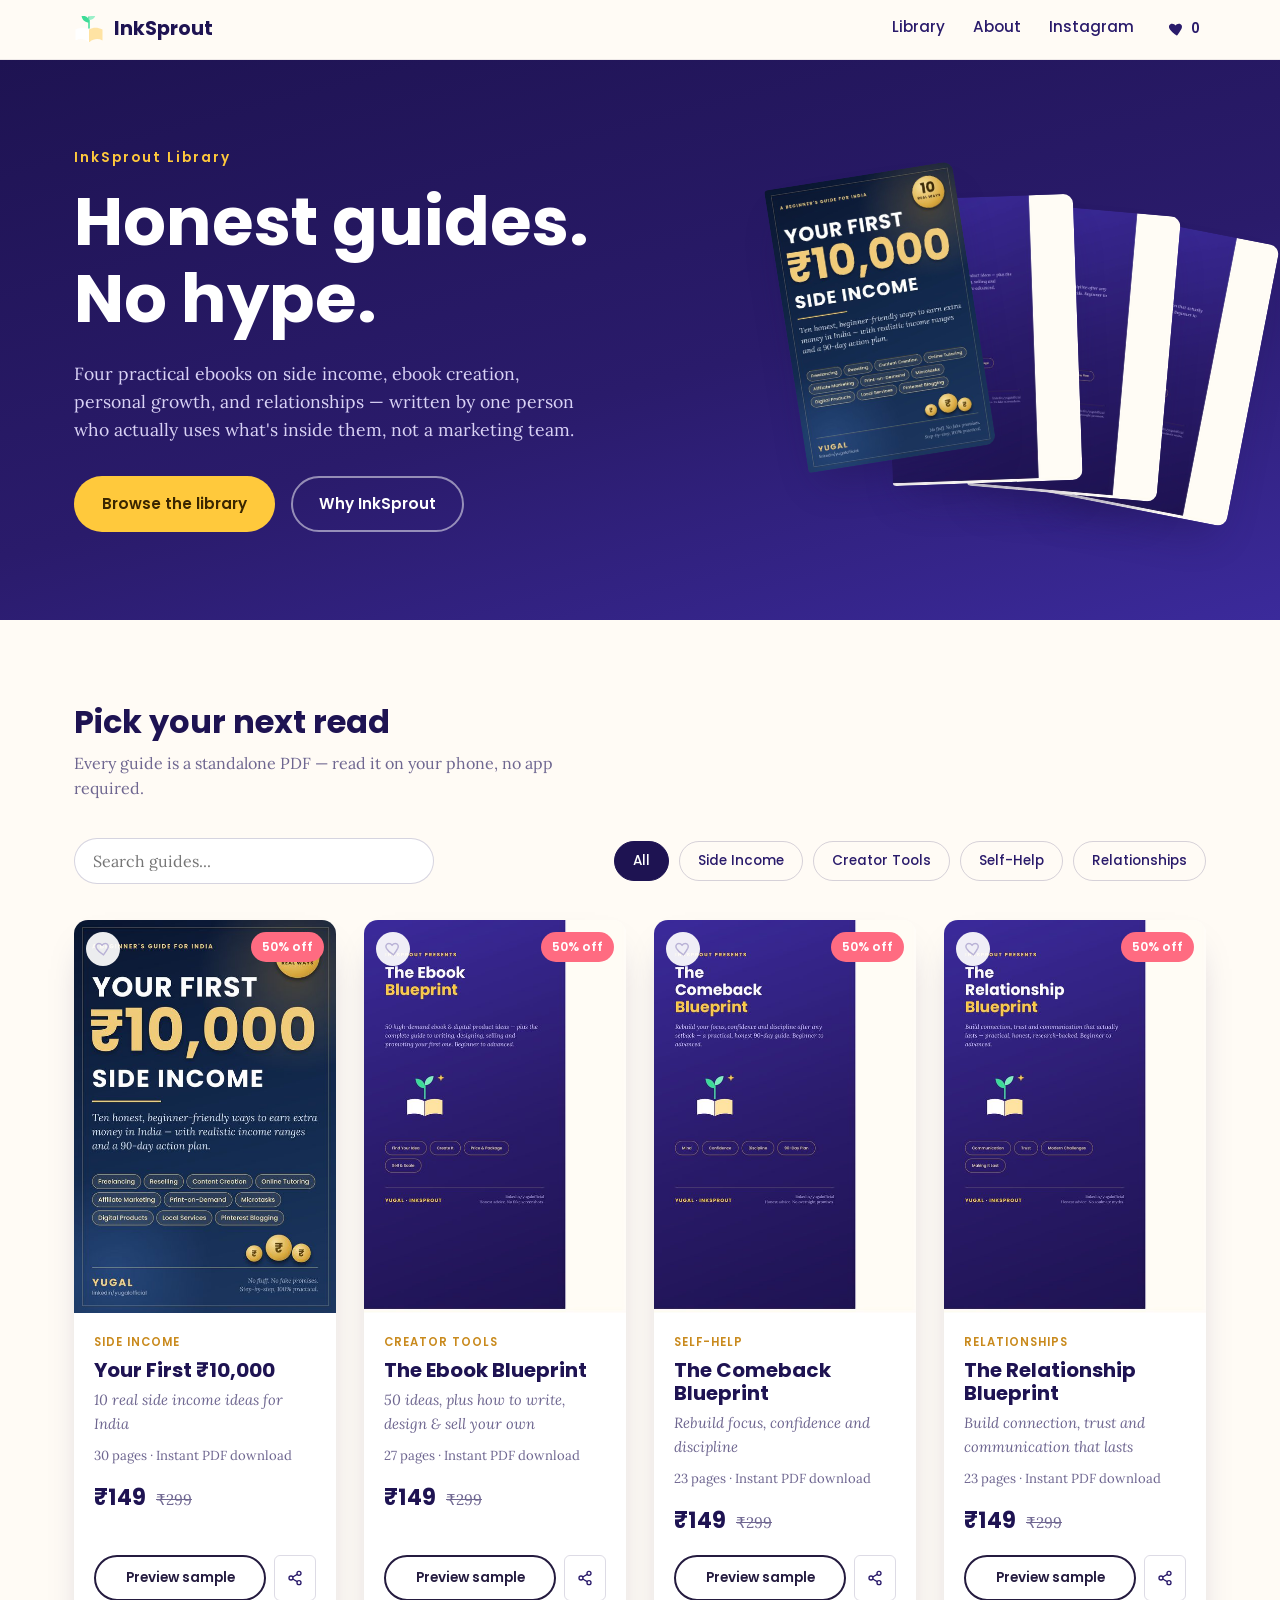
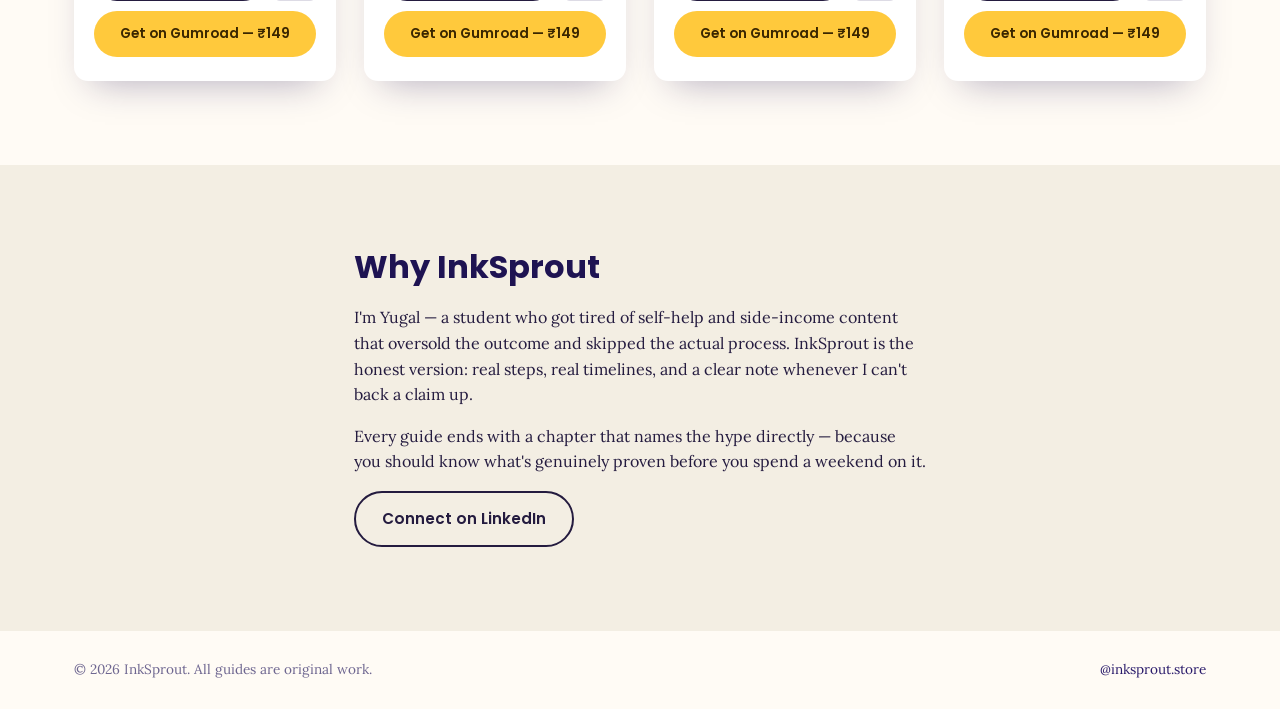
<file: index.html>
<!DOCTYPE html>
<html lang="en">
<head>
<meta charset="UTF-8">
<meta name="viewport" content="width=device-width, initial-scale=1">
<title>InkSprout — Honest guides, written to be used</title>
<meta name="description" content="InkSprout writes practical, honest ebooks on side income, ebook creation, personal growth, and relationships — written for real life, not highlight reels.">

<meta property="og:title" content="InkSprout — Honest guides, written to be used">
<meta property="og:description" content="Practical ebooks on side income, ebook creation, personal growth, and relationships. No fake screenshots, no overnight promises.">
<meta property="og:type" content="website">
<meta property="og:image" content="assets/covers/side-income.jpg">

<link rel="icon" href="data:image/svg+xml,%3Csvg xmlns='http://www.w3.org/2000/svg' viewBox='0 0 100 100'%3E%3Ctext y='.9em' font-size='80'%3E%F0%9F%8C%B1%3C/text%3E%3C/svg%3E">

<link rel="preconnect" href="https://fonts.googleapis.com">
<link rel="preconnect" href="https://fonts.gstatic.com" crossorigin>
<link href="https://fonts.googleapis.com/css2?family=Lora:ital,wght@0,400;0,600;1,400&family=Poppins:wght@400;500;600;700&display=swap" rel="stylesheet">

<link rel="preload" as="image" href="assets/covers/side-income.jpg">
<link rel="preload" as="image" href="assets/covers/ebook-blueprint.jpg">
<link rel="preload" as="image" href="assets/covers/comeback-blueprint.jpg">
<link rel="preload" as="image" href="assets/covers/relationship-blueprint.jpg">

<link rel="stylesheet" href="style.css">
</head>
<body>

<div id="topProgress" class="top-progress" aria-hidden="true"></div>

<div id="preloader" class="preloader" aria-hidden="true">
  <svg class="preloader-mark" viewBox="0 0 120 100" aria-hidden="true">
    <path d="M60 46c0-16 0-30 0-44" stroke="#3DDC97" stroke-width="6" stroke-linecap="round" fill="none"/>
    <path d="M60 24c-16 0-28-10-30-28 18 0 32 10 30 28Z" fill="#3DDC97"/>
    <path d="M60 14c14 0 25-9 27-23-16 0-29 9-27 23Z" fill="#9BF0C9"/>
    <path d="M60 52c-16-9-34-10-54 0v44c17-9 36-8 54 8Z" fill="#FFFFFF"/>
    <path d="M60 52c16-9 34-10 54 0v44c-17-9-36-8-54 8Z" fill="#FFE3A3"/>
  </svg>
  <span class="preloader-text">InkSprout</span>
</div>

<header class="site-header">
  <div class="wrap header-inner">
    <a href="#top" class="brand">
      <svg class="brand-mark" viewBox="0 0 120 100" aria-hidden="true">
        <path d="M60 46c0-16 0-30 0-44" stroke="#3DDC97" stroke-width="6" stroke-linecap="round" fill="none"/>
        <path d="M60 24c-16 0-28-10-30-28 18 0 32 10 30 28Z" fill="#3DDC97"/>
        <path d="M60 14c14 0 25-9 27-23-16 0-29 9-27 23Z" fill="#9BF0C9"/>
        <path d="M60 52c-16-9-34-10-54 0v44c17-9 36-8 54 8Z" fill="#FFFFFF"/>
        <path d="M60 52c16-9 34-10 54 0v44c-17-9-36-8-54 8Z" fill="#FFE3A3"/>
      </svg>
      <span>InkSprout</span>
    </a>
    <nav class="main-nav">
      <a href="#library">Library</a>
      <a href="#about">About</a>
      <a href="https://instagram.com/inksprout.store" target="_blank" rel="noopener">Instagram</a>
      <button type="button" id="savedNavBtn" class="saved-nav-btn" aria-label="View saved books">
        <svg viewBox="0 0 24 24" width="18" height="18" aria-hidden="true"><path d="M12 21s-7.5-4.8-10-9.3C.3 8.4 2 5 5.5 5c2 0 3.4 1 4.5 2.3C11.1 6 12.5 5 14.5 5 18 5 19.7 8.4 18 11.7 15.5 16.2 12 21 12 21z" fill="currentColor"/></svg>
        <span id="savedCount">0</span>
      </button>
    </nav>
  </div>
</header>

<main id="top">

  <section class="hero">
    <div class="wrap hero-inner">
      <div class="hero-copy">
        <p class="hero-kicker">InkSprout Library</p>
        <h1>Honest guides.<br>No hype.</h1>
        <p class="hero-lede">Four practical ebooks on side income, ebook creation, personal growth, and relationships — written by one person who actually uses what's inside them, not a marketing team.</p>
        <div class="hero-actions">
          <a href="#library" class="btn btn-primary">Browse the library</a>
          <a href="#about" class="btn btn-ghost">Why InkSprout</a>
        </div>
      </div>
      <div class="hero-shelf" aria-hidden="true">
        <img class="shelf-cover c1" src="assets/covers/side-income.jpg" alt="">
        <img class="shelf-cover c2" src="assets/covers/ebook-blueprint.jpg" alt="">
        <img class="shelf-cover c3" src="assets/covers/comeback-blueprint.jpg" alt="">
        <img class="shelf-cover c4" src="assets/covers/relationship-blueprint.jpg" alt="">
      </div>
    </div>
  </section>

  <section id="library" class="library">
    <div class="wrap">
      <div class="library-head reveal">
        <h2>Pick your next read</h2>
        <p>Every guide is a standalone PDF — read it on your phone, no app required.</p>
      </div>

      <div class="library-controls">
        <input type="search" id="searchInput" class="search-input" placeholder="Search guides..." aria-label="Search guides">
        <div class="filter-pills" id="filterPills" role="group" aria-label="Filter by category"></div>
      </div>

      <div id="bookGrid" class="book-grid" aria-live="polite"></div>
      <p id="emptyState" class="empty-state" hidden>No guides match that search. Try a different word or category.</p>
    </div>
  </section>

  <section id="about" class="about">
    <div class="wrap about-inner">
      <div class="about-copy reveal">
        <h2>Why InkSprout</h2>
        <p>I'm Yugal — a student who got tired of self-help and side-income content that oversold the outcome and skipped the actual process. InkSprout is the honest version: real steps, real timelines, and a clear note whenever I can't back a claim up.</p>
        <p>Every guide ends with a chapter that names the hype directly — because you should know what's genuinely proven before you spend a weekend on it.</p>
        <a href="https://linkedin.com/in/yugalofficial" target="_blank" rel="noopener" class="btn btn-ghost">Connect on LinkedIn</a>
      </div>
    </div>
  </section>

</main>

<footer class="site-footer">
  <div class="wrap footer-inner">
    <span>© <span id="year"></span> InkSprout. All guides are original work.</span>
    <a href="https://instagram.com/inksprout.store" target="_blank" rel="noopener">@inksprout.store</a>
  </div>
</footer>

<!-- ============ QUICK VIEW MODAL ============ -->
<div id="quickViewModal" class="qv-overlay" hidden>
  <div class="qv-modal" role="dialog" aria-modal="true" aria-labelledby="qvTitle">
    <button type="button" class="qv-close" id="qvClose" aria-label="Close">&times;</button>
    <div id="qvContent" class="qv-content"></div>
  </div>
</div>

<button type="button" id="backToTop" class="back-to-top" aria-label="Back to top" hidden>
  <svg viewBox="0 0 24 24" width="20" height="20" aria-hidden="true"><path d="M12 5l-7 7h4v7h6v-7h4z" fill="currentColor"/></svg>
</button>

<div id="toastContainer" class="toast-container" aria-live="polite"></div>

<script src="config.js"></script>
<script src="script.js"></script>
</body>
</html>
</file>
<file: style.css>
/* ============================================================
   InkSprout — design tokens
   ============================================================ */
:root {
  --ink: #1E1352;
  --ink-mid: #2A1B6B;
  --ink-bright: #3B2A9B;
  --mint: #3DDC97;
  --mint-soft: #CFF6E2;
  --coral: #FF6B81;
  --gold: #FFC93C;
  --gold-deep: #C98A1D;
  --paper: #FFFBF5;
  --paper-dim: #F3EEE3;
  --ink-text: #241B3F;
  --muted: #6E6690;

  --font-display: 'Poppins', 'Segoe UI', sans-serif;
  --font-body: 'Lora', Georgia, serif;

  --radius-sm: 6px;
  --radius-md: 14px;
  --shadow-card: 0 18px 36px -18px rgba(30, 19, 82, 0.35);
  --shadow-cover: 0 24px 40px -16px rgba(30, 19, 82, 0.45);

  --maxw: 1180px;
}

* { box-sizing: border-box; }
html { scroll-behavior: smooth; }

body {
  margin: 0;
  font-family: var(--font-body);
  color: var(--ink-text);
  background: var(--paper);
  line-height: 1.6;
  -webkit-font-smoothing: antialiased;
}

img { max-width: 100%; display: block; }

h1, h2, h3 {
  font-family: var(--font-display);
  color: var(--ink);
  margin: 0;
  line-height: 1.15;
}

p { margin: 0 0 1em 0; max-width: 62ch; }

a { color: inherit; }

.wrap {
  max-width: var(--maxw);
  margin: 0 auto;
  padding: 0 24px;
}

:focus-visible {
  outline: 3px solid var(--gold-deep);
  outline-offset: 3px;
}

/* ============================================================
   Buttons
   ============================================================ */
.btn {
  display: inline-flex;
  align-items: center;
  justify-content: center;
  gap: 8px;
  font-family: var(--font-display);
  font-weight: 600;
  font-size: 0.95rem;
  text-decoration: none;
  padding: 14px 26px;
  border-radius: 999px;
  border: 2px solid transparent;
  cursor: pointer;
  transition: transform 0.15s ease, box-shadow 0.15s ease;
}
.btn:hover { transform: translateY(-1px); }
.btn-primary {
  background: var(--gold);
  color: #3A2600;
}
.btn-primary:hover { box-shadow: 0 10px 24px -10px rgba(255, 201, 60, 0.7); }
.btn-ghost {
  background: transparent;
  border-color: currentColor;
  color: inherit;
}
.btn-sm { padding: 10px 18px; font-size: 0.85rem; }

/* ============================================================
   Header
   ============================================================ */
.site-header {
  position: sticky;
  top: 0;
  z-index: 50;
  background: rgba(255, 251, 245, 0.88);
  backdrop-filter: blur(8px);
  border-bottom: 1px solid rgba(30, 19, 82, 0.08);
}
.header-inner {
  display: flex;
  align-items: center;
  justify-content: space-between;
  padding-top: 14px;
  padding-bottom: 14px;
}
.brand {
  display: flex;
  align-items: center;
  gap: 10px;
  text-decoration: none;
  font-family: var(--font-display);
  font-weight: 700;
  font-size: 1.2rem;
  color: var(--ink);
}
.brand-mark { width: 30px; height: 26px; }
.main-nav { display: flex; gap: 28px; }
.main-nav a {
  text-decoration: none;
  font-family: var(--font-display);
  font-weight: 500;
  font-size: 0.95rem;
  color: var(--ink-mid);
  border-bottom: 2px solid transparent;
  padding-bottom: 2px;
}
.main-nav a:hover { border-color: var(--gold-deep); }

/* ============================================================
   Hero
   ============================================================ */
.hero {
  background: linear-gradient(165deg, var(--ink) 0%, var(--ink-mid) 55%, var(--ink-bright) 100%);
  color: #FBF6FF;
  overflow: hidden;
}
.hero-inner {
  display: grid;
  grid-template-columns: 1.1fr 0.9fr;
  gap: 40px;
  align-items: center;
  padding-top: 72px;
  padding-bottom: 72px;
  min-height: 560px;
}
.hero-kicker {
  font-family: var(--font-display);
  font-weight: 600;
  font-size: 0.85rem;
  letter-spacing: 2px;
  color: var(--gold);
  margin-bottom: 14px;
}
.hero-copy h1 {
  font-size: clamp(2.6rem, 5.4vw, 4.2rem);
  color: #fff;
  margin-bottom: 22px;
}
.hero-lede {
  font-size: 1.1rem;
  color: #D9D2F5;
  max-width: 46ch;
  margin-bottom: 32px;
}
.hero-actions { display: flex; gap: 16px; flex-wrap: wrap; }
.hero .btn-ghost { border-color: rgba(255,255,255,0.5); color: #fff; }
.hero .btn-ghost:hover { border-color: #fff; }

.hero-shelf {
  position: relative;
  height: 380px;
}
.shelf-cover {
  position: absolute;
  width: 190px;
  border-radius: 4px 10px 10px 4px;
  box-shadow: var(--shadow-cover);
  top: 50%;
  left: 50%;
  opacity: 0;
  transition: transform 0.8s cubic-bezier(0.16, 1, 0.3, 1), opacity 0.6s ease;
}
.hero-shelf.settle .shelf-cover { opacity: 1; }
.shelf-cover.c1 { transform: translate(-50%, -50%) rotate(0deg); z-index: 4; }
.hero-shelf.settle .shelf-cover.c1 { transform: translate(-92%, -58%) rotate(-9deg); }
.shelf-cover.c2 { transform: translate(-50%, -50%) rotate(0deg); z-index: 3; transition-delay: 0.08s; }
.hero-shelf.settle .shelf-cover.c2 { transform: translate(-38%, -50%) rotate(-2deg); }
.shelf-cover.c3 { transform: translate(-50%, -50%) rotate(0deg); z-index: 2; transition-delay: 0.16s; }
.hero-shelf.settle .shelf-cover.c3 { transform: translate(10%, -46%) rotate(5deg); }
.shelf-cover.c4 { transform: translate(-50%, -50%) rotate(0deg); z-index: 1; transition-delay: 0.24s; }
.hero-shelf.settle .shelf-cover.c4 { transform: translate(55%, -40%) rotate(11deg); }

@media (prefers-reduced-motion: reduce) {
  .shelf-cover { transition: none; opacity: 1; }
  .shelf-cover.c1 { transform: translate(-92%, -58%) rotate(-9deg); }
  .shelf-cover.c2 { transform: translate(-38%, -50%) rotate(-2deg); }
  .shelf-cover.c3 { transform: translate(10%, -46%) rotate(5deg); }
  .shelf-cover.c4 { transform: translate(55%, -40%) rotate(11deg); }
}

/* ============================================================
   Library
   ============================================================ */
.library { padding: 84px 0; }
.library-head { max-width: 50ch; margin-bottom: 36px; }
.library-head h2 { font-size: 2rem; margin-bottom: 10px; }
.library-head p { color: var(--muted); }

.library-controls {
  display: flex;
  flex-wrap: wrap;
  gap: 16px;
  align-items: center;
  justify-content: space-between;
  margin-bottom: 36px;
}
.search-input {
  font-family: var(--font-body);
  font-size: 1rem;
  padding: 12px 18px;
  border-radius: 999px;
  border: 1.5px solid rgba(30, 19, 82, 0.18);
  background: #fff;
  min-width: 240px;
  flex: 1 1 240px;
  max-width: 360px;
}
.search-input:focus { border-color: var(--gold-deep); outline: none; }

.filter-pills { display: flex; gap: 10px; flex-wrap: wrap; }
.pill {
  font-family: var(--font-display);
  font-size: 0.85rem;
  font-weight: 500;
  padding: 9px 18px;
  border-radius: 999px;
  border: 1.5px solid rgba(30, 19, 82, 0.18);
  background: transparent;
  color: var(--ink-mid);
  cursor: pointer;
  transition: background 0.15s ease, color 0.15s ease, border-color 0.15s ease;
}
.pill:hover { border-color: var(--ink-mid); }
.pill.active { background: var(--ink); border-color: var(--ink); color: #fff; }

.book-grid {
  display: grid;
  grid-template-columns: repeat(auto-fill, minmax(260px, 1fr));
  gap: 28px;
}

.book-card {
  background: #fff;
  border-radius: var(--radius-md);
  overflow: hidden;
  box-shadow: var(--shadow-card);
  display: flex;
  flex-direction: column;
}
.book-cover { position: relative; aspect-ratio: 2 / 3; overflow: hidden; }
.book-cover img { width: 100%; height: 100%; object-fit: cover; }
.book-badge {
  position: absolute;
  top: 12px;
  right: 12px;
  background: var(--coral);
  color: #fff;
  font-family: var(--font-display);
  font-weight: 600;
  font-size: 0.78rem;
  padding: 5px 11px;
  border-radius: 999px;
}
.badge-soldout { background: var(--ink); }
.book-info { padding: 20px 20px 24px 20px; display: flex; flex-direction: column; flex: 1; }
.book-category {
  font-family: var(--font-display);
  font-size: 0.72rem;
  font-weight: 600;
  letter-spacing: 1px;
  color: var(--gold-deep);
  text-transform: uppercase;
  margin-bottom: 8px;
}
.book-title { font-size: 1.25rem; margin-bottom: 6px; }
.book-tagline { font-style: italic; color: var(--muted); font-size: 0.92rem; margin-bottom: 10px; }
.book-rating { font-size: 0.85rem; color: var(--gold-deep); margin-bottom: 6px; }
.book-meta { font-size: 0.82rem; color: var(--muted); margin-bottom: 14px; }
.book-price { display: flex; align-items: baseline; gap: 10px; margin-bottom: 16px; }
.price-now { font-family: var(--font-display); font-weight: 700; font-size: 1.4rem; color: var(--ink); }
.price-was { font-size: 0.95rem; color: var(--muted); text-decoration: line-through; }
.book-actions { display: flex; flex-direction: column; gap: 10px; margin-top: auto; }
.book-actions .btn { width: 100%; }

.empty-state { text-align: center; color: var(--muted); padding: 40px 0; }

/* ============================================================
   About
   ============================================================ */
.about { background: var(--paper-dim); padding: 84px 0; }
.about-inner { max-width: 62ch; }
.about h2 { font-size: 2rem; margin-bottom: 20px; }
.about p { color: var(--ink-text); }

/* ============================================================
   Footer
   ============================================================ */
.site-footer { padding: 28px 0; }
.footer-inner {
  display: flex;
  justify-content: space-between;
  flex-wrap: wrap;
  gap: 10px;
  font-size: 0.85rem;
  color: var(--muted);
}
.footer-inner a { text-decoration: none; color: var(--ink-mid); }

/* ============================================================
   Responsive
   ============================================================ */
@media (max-width: 860px) {
  .hero-inner { grid-template-columns: 1fr; padding-top: 48px; padding-bottom: 40px; min-height: auto; }
  .hero-shelf { height: 260px; order: -1; }
  .shelf-cover { width: 130px; }
  .hero-shelf.settle .shelf-cover.c1 { transform: translate(-86%, -56%) rotate(-9deg); }
  .hero-shelf.settle .shelf-cover.c2 { transform: translate(-34%, -50%) rotate(-2deg); }
  .hero-shelf.settle .shelf-cover.c3 { transform: translate(16%, -46%) rotate(5deg); }
  .hero-shelf.settle .shelf-cover.c4 { transform: translate(62%, -42%) rotate(11deg); }
  .main-nav { gap: 16px; }
  .main-nav a:not(:last-child) { display: none; }
}

@media (max-width: 480px) {
  .wrap { padding: 0 18px; }
  .library-controls { flex-direction: column; align-items: stretch; }
  .search-input { max-width: none; }
}

/* ============================================================
   Preloader
   ============================================================ */
.preloader {
  position: fixed;
  inset: 0;
  z-index: 300;
  display: flex;
  flex-direction: column;
  align-items: center;
  justify-content: center;
  gap: 14px;
  background: linear-gradient(165deg, var(--ink) 0%, var(--ink-mid) 55%, var(--ink-bright) 100%);
  transition: opacity 0.5s ease, visibility 0.5s ease;
}
.preloader-mark {
  width: 56px;
  height: 46px;
  animation: preloader-pulse 1.3s ease-in-out infinite;
}
.preloader-text {
  font-family: var(--font-display);
  font-weight: 700;
  letter-spacing: 2px;
  color: #fff;
  font-size: 1rem;
  opacity: 0.9;
}
@keyframes preloader-pulse {
  0%, 100% { transform: scale(1); opacity: 1; }
  50% { transform: scale(1.12); opacity: 0.75; }
}
.preloader.is-hidden { opacity: 0; visibility: hidden; pointer-events: none; }
@media (prefers-reduced-motion: reduce) {
  .preloader-mark { animation: none; }
}

/* ============================================================
   Top loading progress bar
   ============================================================ */
.top-progress {
  position: fixed;
  top: 0; left: 0;
  height: 3px;
  width: 0%;
  background: linear-gradient(90deg, var(--mint), var(--gold));
  z-index: 250;
  transition: width 0.3s ease, opacity 0.3s ease;
  opacity: 0;
}
.top-progress.active { opacity: 1; }

/* ============================================================
   Scroll reveal
   ============================================================ */
.reveal {
  opacity: 0;
  transform: translateY(18px);
  transition: opacity 0.6s ease, transform 0.6s ease;
}
.reveal.revealed { opacity: 1; transform: translateY(0); }
@media (prefers-reduced-motion: reduce) {
  .reveal { opacity: 1; transform: none; transition: none; }
}

/* ============================================================
   Book card: image fade-in, wishlist heart, notify form
   ============================================================ */
.book-cover img { opacity: 0; transition: opacity 0.45s ease; }
.book-cover img.loaded { opacity: 1; }

.book-card { transition: transform 0.25s ease, box-shadow 0.25s ease; }
.book-card:hover { transform: translateY(-4px); box-shadow: 0 26px 46px -18px rgba(30,19,82,0.4); }

.wishlist-btn {
  position: absolute;
  top: 12px;
  left: 12px;
  width: 34px;
  height: 34px;
  border-radius: 50%;
  border: none;
  background: rgba(255,255,255,0.92);
  display: flex;
  align-items: center;
  justify-content: center;
  cursor: pointer;
  color: #B9B2D6;
  transition: transform 0.15s ease, color 0.15s ease;
}
.wishlist-btn:hover { transform: scale(1.08); }
.wishlist-btn.active { color: var(--coral); }
.wishlist-btn svg { width: 17px; height: 17px; }

.notify-form { display: flex; gap: 8px; margin-top: 2px; }
.notify-form input {
  flex: 1;
  font-family: var(--font-body);
  font-size: 0.85rem;
  padding: 10px 12px;
  border-radius: var(--radius-sm);
  border: 1.5px solid rgba(30,19,82,0.18);
}
.notify-form input:focus { border-color: var(--gold-deep); outline: none; }
.notify-success { font-size: 0.85rem; color: #1F6E45; font-family: var(--font-display); font-weight: 600; }

.share-btn {
  background: none;
  border: 1.5px solid rgba(30,19,82,0.15);
  border-radius: var(--radius-sm);
  padding: 9px 12px;
  cursor: pointer;
  color: var(--ink-mid);
  display: flex;
  align-items: center;
  justify-content: center;
}
.share-btn:hover { border-color: var(--ink-mid); }
.book-actions-row { display: flex; gap: 8px; }
.book-actions-row .btn { flex: 1; }

/* ============================================================
   Quick view modal
   ============================================================ */
.qv-overlay {
  position: fixed;
  inset: 0;
  background: rgba(30, 19, 82, 0.6);
  display: flex;
  align-items: center;
  justify-content: center;
  padding: 20px;
  z-index: 150;
}
.qv-overlay[hidden] { display: none; }
.qv-modal {
  background: #fff;
  border-radius: var(--radius-md);
  padding: 32px;
  width: 100%;
  max-width: 760px;
  max-height: 88vh;
  overflow-y: auto;
  position: relative;
  animation: qv-in 0.25s ease;
}
@keyframes qv-in { from { opacity: 0; transform: translateY(14px); } to { opacity: 1; transform: translateY(0); } }
.qv-close {
  position: absolute;
  top: 16px; right: 16px;
  background: var(--paper-dim);
  border: none;
  border-radius: 50%;
  width: 34px; height: 34px;
  font-size: 1.4rem;
  line-height: 1;
  cursor: pointer;
  color: var(--ink-mid);
}
.qv-content { display: grid; grid-template-columns: 220px 1fr; gap: 28px; }
.qv-content img { width: 100%; border-radius: var(--radius-sm); box-shadow: var(--shadow-cover); }
.qv-body h3 { font-size: 1.5rem; margin-bottom: 8px; }
.qv-body .book-category { display: block; margin-bottom: 8px; }
.qv-body p { color: var(--ink-text); }
@media (max-width: 560px) {
  .qv-content { grid-template-columns: 1fr; }
  .qv-content img { max-width: 160px; margin: 0 auto; }
}

/* ============================================================
   Back to top
   ============================================================ */
.back-to-top {
  position: fixed;
  bottom: 24px;
  right: 24px;
  width: 46px;
  height: 46px;
  border-radius: 50%;
  background: var(--ink);
  color: #fff;
  border: none;
  display: flex;
  align-items: center;
  justify-content: center;
  cursor: pointer;
  box-shadow: 0 12px 28px -10px rgba(30,19,82,0.5);
  z-index: 60;
  opacity: 0;
  transform: translateY(8px);
  transition: opacity 0.25s ease, transform 0.25s ease;
}
.back-to-top.visible { opacity: 1; transform: translateY(0); }
.back-to-top:hover { background: var(--ink-mid); }

/* ============================================================
   Saved nav button + toasts (public site)
   ============================================================ */
.saved-nav-btn {
  display: flex;
  align-items: center;
  gap: 5px;
  background: none;
  border: none;
  cursor: pointer;
  color: var(--ink-mid);
  font-family: var(--font-display);
  font-weight: 600;
  font-size: 0.85rem;
  padding: 4px 6px;
}
.saved-nav-btn:hover { color: var(--coral); }

.toast-container {
  position: fixed;
  bottom: 24px;
  left: 24px;
  display: flex;
  flex-direction: column;
  gap: 10px;
  z-index: 200;
}
.toast {
  background: var(--ink);
  color: #fff;
  padding: 13px 20px;
  border-radius: var(--radius-sm);
  font-family: var(--font-display);
  font-size: 0.85rem;
  box-shadow: 0 12px 30px -10px rgba(0,0,0,0.4);
  animation: toast-in 0.25s ease;
}
@keyframes toast-in {
  from { opacity: 0; transform: translateY(10px); }
  to { opacity: 1; transform: translateY(0); }
}

/* ============================================================
   Skeleton loading cards
   ============================================================ */
.skeleton-card { background: #fff; border-radius: var(--radius-md); overflow: hidden; box-shadow: var(--shadow-card); }
.skeleton-cover { aspect-ratio: 2/3; background: linear-gradient(100deg, #EFE9F7 30%, #F7F3FB 50%, #EFE9F7 70%); background-size: 200% 100%; animation: skeleton-sweep 1.4s infinite; }
.skeleton-line { height: 12px; margin: 16px 18px; border-radius: 4px; background: linear-gradient(100deg, #EFE9F7 30%, #F7F3FB 50%, #EFE9F7 70%); background-size: 200% 100%; animation: skeleton-sweep 1.4s infinite; }
.skeleton-line.short { width: 50%; }
@keyframes skeleton-sweep { 0% { background-position: 200% 0; } 100% { background-position: -200% 0; } }
@media (prefers-reduced-motion: reduce) {
  .skeleton-cover, .skeleton-line { animation: none; }
}
</file>
